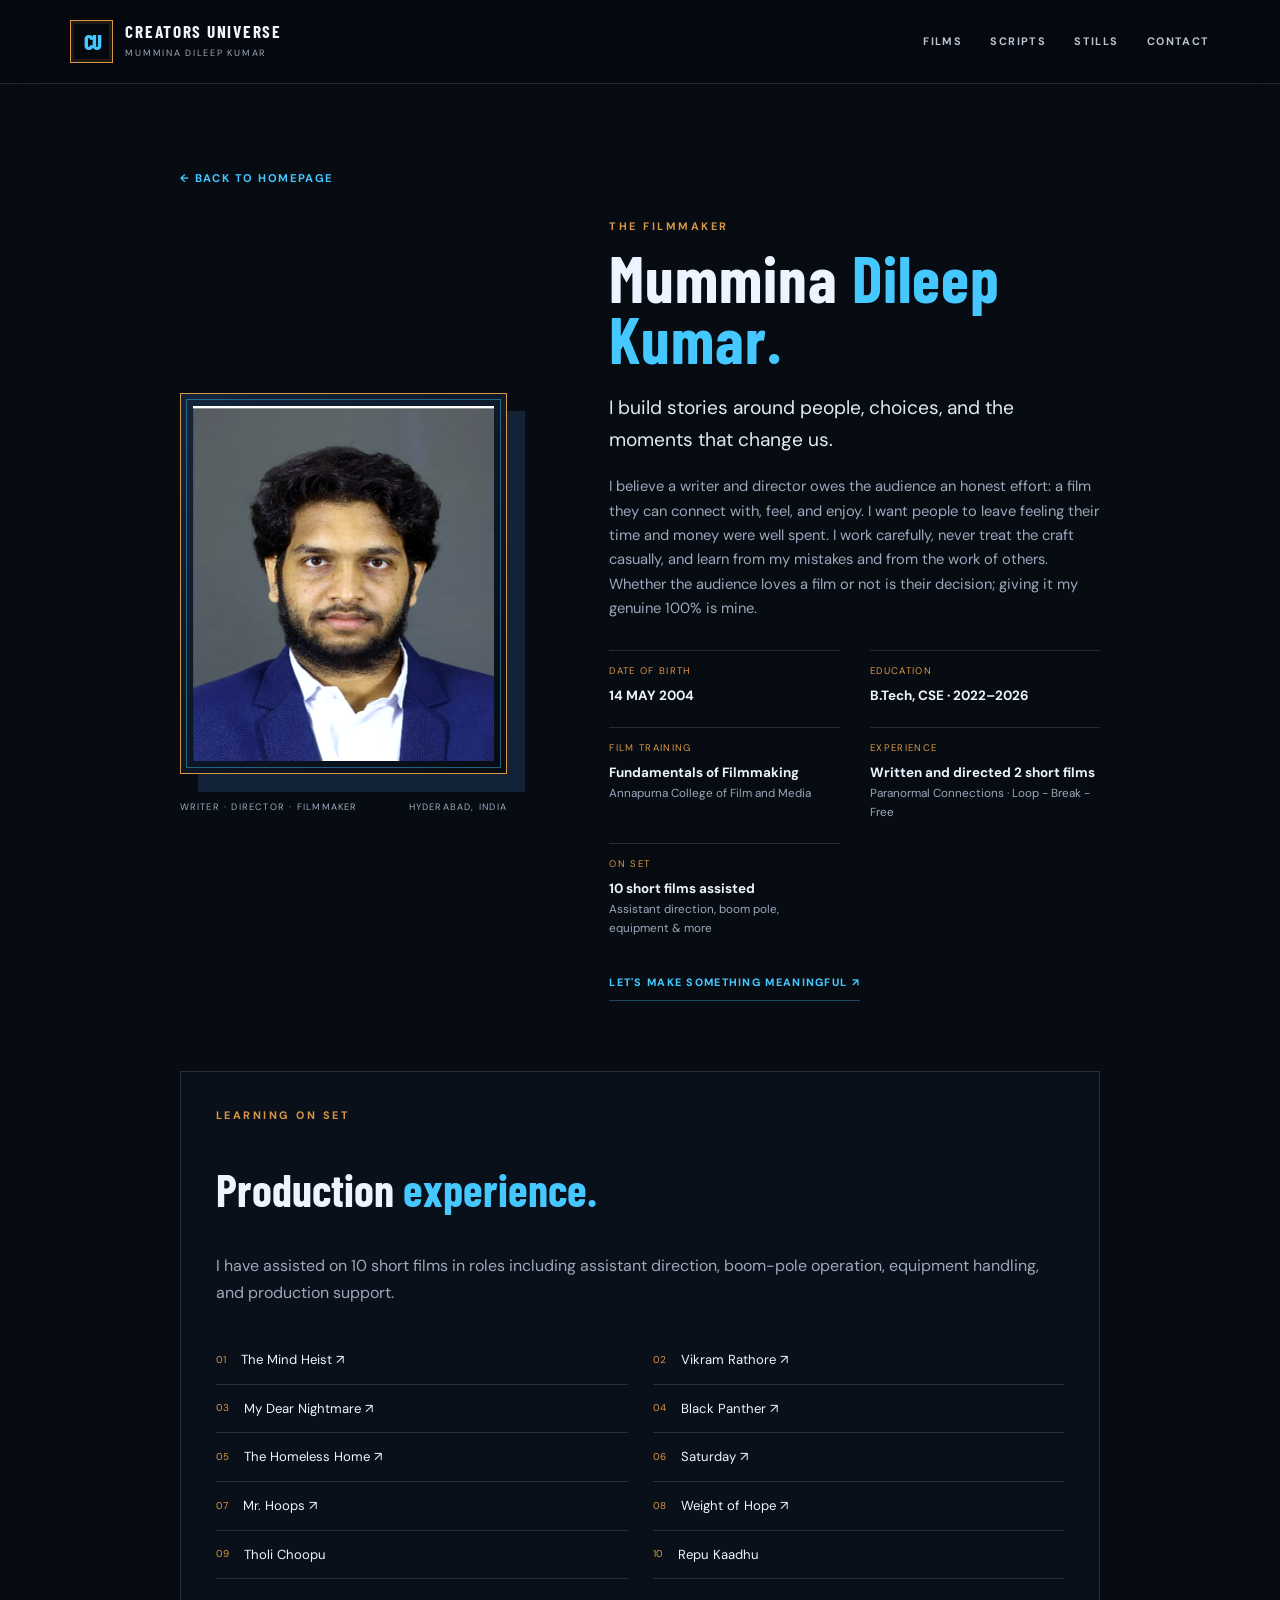
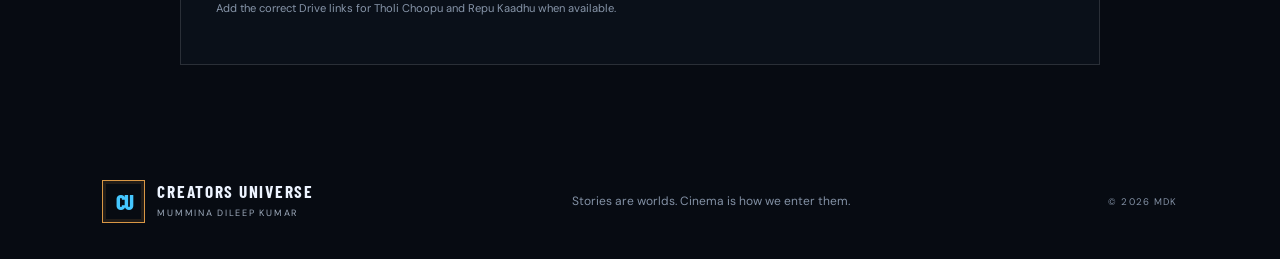
<file: profile.html>
<!DOCTYPE html><html lang="en"><head><meta charset="UTF-8"><meta name="viewport" content="width=device-width, initial-scale=1"><title>Detailed Profile | Mummina Dileep Kumar</title><link rel="stylesheet" href="css/style.css"></head><body><header class="site-header"><a class="brand" href="index.html"><span class="brand-mark">CU</span><span><b>CREATORS UNIVERSE</b><small>MUMMINA DILEEP KUMAR</small></span></a><button class="menu-toggle" aria-label="Toggle navigation">☰</button><nav id="nav"><a href="index.html#works">FILMS</a><a href="index.html#scripts">SCRIPTS</a><a href="index.html#stills">STILLS</a><a href="index.html#contact">CONTACT</a></nav></header><main class="profile-page-intro"><a class="back-link" href="index.html#about">← BACK TO HOMEPAGE</a><div class="about-grid"><div class="profile-wrap"><div class="profile-frame"><img src="assets/profile/dileep-kumar-enhanced.jpg" alt="Portrait of Mummina Dileep Kumar"></div><div class="profile-caption"><span>WRITER · DIRECTOR · FILMMAKER</span><span>HYDERABAD, INDIA</span></div></div><div class="about-copy"><p class="eyebrow">THE FILMMAKER</p><h2>Mummina <span>Dileep Kumar.</span></h2><p class="lead">I build stories around people, choices, and the moments that change us.</p><p>I believe a writer and director owes the audience an honest effort: a film they can connect with, feel, and enjoy. I want people to leave feeling their time and money were well spent. I work carefully, never treat the craft casually, and learn from my mistakes and from the work of others. Whether the audience loves a film or not is their decision; giving it my genuine 100% is mine.</p><div class="bio-facts"><div><small>DATE OF BIRTH</small><b>14 MAY 2004</b></div><div><small>EDUCATION</small><b>B.Tech, CSE · 2022–2026</b></div><div><small>FILM TRAINING</small><b>Fundamentals of Filmmaking</b><em>Annapurna College of Film and Media</em></div><div><small>EXPERIENCE</small><b>Written and directed 2 short films</b><em>Paranormal Connections · Loop - Break - Free</em></div><div><small>ON SET</small><b>10 short films assisted</b><em>Assistant direction, boom pole, equipment & more</em></div></div><a class="text-link" href="index.html#contact">LET'S MAKE SOMETHING MEANINGFUL ↗</a></div></div><section class="experience-section" style="margin-top:70px;padding:35px;border:1px solid var(--line)"><div class="section-kicker">LEARNING ON SET</div><h2 style="font:700 2.8rem var(--display)">Production <span style="color:var(--blue)">experience.</span></h2><p style="color:var(--muted)">I have assisted on 10 short films in roles including assistant direction, boom-pole operation, equipment handling, and production support.</p><div class="assisted-list"><div><span>01</span><a href="https://drive.google.com/file/d/1SZrg_LphHnIAWnkF2tyt3Dx4XqZyIv9y/view?usp=sharing" target="_blank" rel="noopener">The Mind Heist ↗</a></div><div><span>02</span><a href="https://drive.google.com/file/d/17eGjclBwf0IhamUoDxPLp6i60Qi-1tvd/view?usp=sharing" target="_blank" rel="noopener">Vikram Rathore ↗</a></div><div><span>03</span><a href="https://drive.google.com/file/d/1k84XtbTTm2kVYpmnx3HFD5k-CfQnova9/view?usp=sharing" target="_blank" rel="noopener">My Dear Nightmare ↗</a></div><div><span>04</span><a href="https://drive.google.com/file/d/1CZ5zwr6H-dWYMZ5KvOlrf6DtIryjFcHe/view?usp=sharing" target="_blank" rel="noopener">Black Panther ↗</a></div><div><span>05</span><a href="https://drive.google.com/file/d/18aqO7n8od74Dzr__riRro5uwinX6feih/view?usp=sharing" target="_blank" rel="noopener">The Homeless Home ↗</a></div><div><span>06</span><a href="https://drive.google.com/file/d/1ye2foWFRyfXxjfxCfXfSzdy4bl1COrlx/view?usp=sharing" target="_blank" rel="noopener">Saturday ↗</a></div><div><span>07</span><a href="https://drive.google.com/file/d/1PI1BMCV3fenElS146a1nI_TIuOCLvr/view?usp=sharing" target="_blank" rel="noopener">Mr. Hoops ↗</a></div><div><span>08</span><a href="https://drive.google.com/file/d/1nR9tdUHj1YXH0k45vwURqTuaYXGDBRMC/view?usp=sharing" target="_blank" rel="noopener">Weight of Hope ↗</a></div><div><span>09</span><a href="#" aria-label="Add Tholi Choopu link">Tholi Choopu</a></div><div><span>10</span><a href="#" aria-label="Add Repu Kaadhu link">Repu Kaadhu</a></div></div><p class="small-note">Add the correct Drive links for Tholi Choopu and Repu Kaadhu when available.</p></section></main><footer><a class="brand" href="index.html"><span class="brand-mark">CU</span><span><b>CREATORS UNIVERSE</b><small>MUMMINA DILEEP KUMAR</small></span></a><p>Stories are worlds. Cinema is how we enter them.</p><span>© <span id="year"></span> MDK</span></footer><script>document.querySelector('.menu-toggle')?.addEventListener('click',()=>document.querySelector('#nav')?.classList.toggle('open'));document.querySelector('#year').textContent=new Date().getFullYear()</script></body></html>
</file>
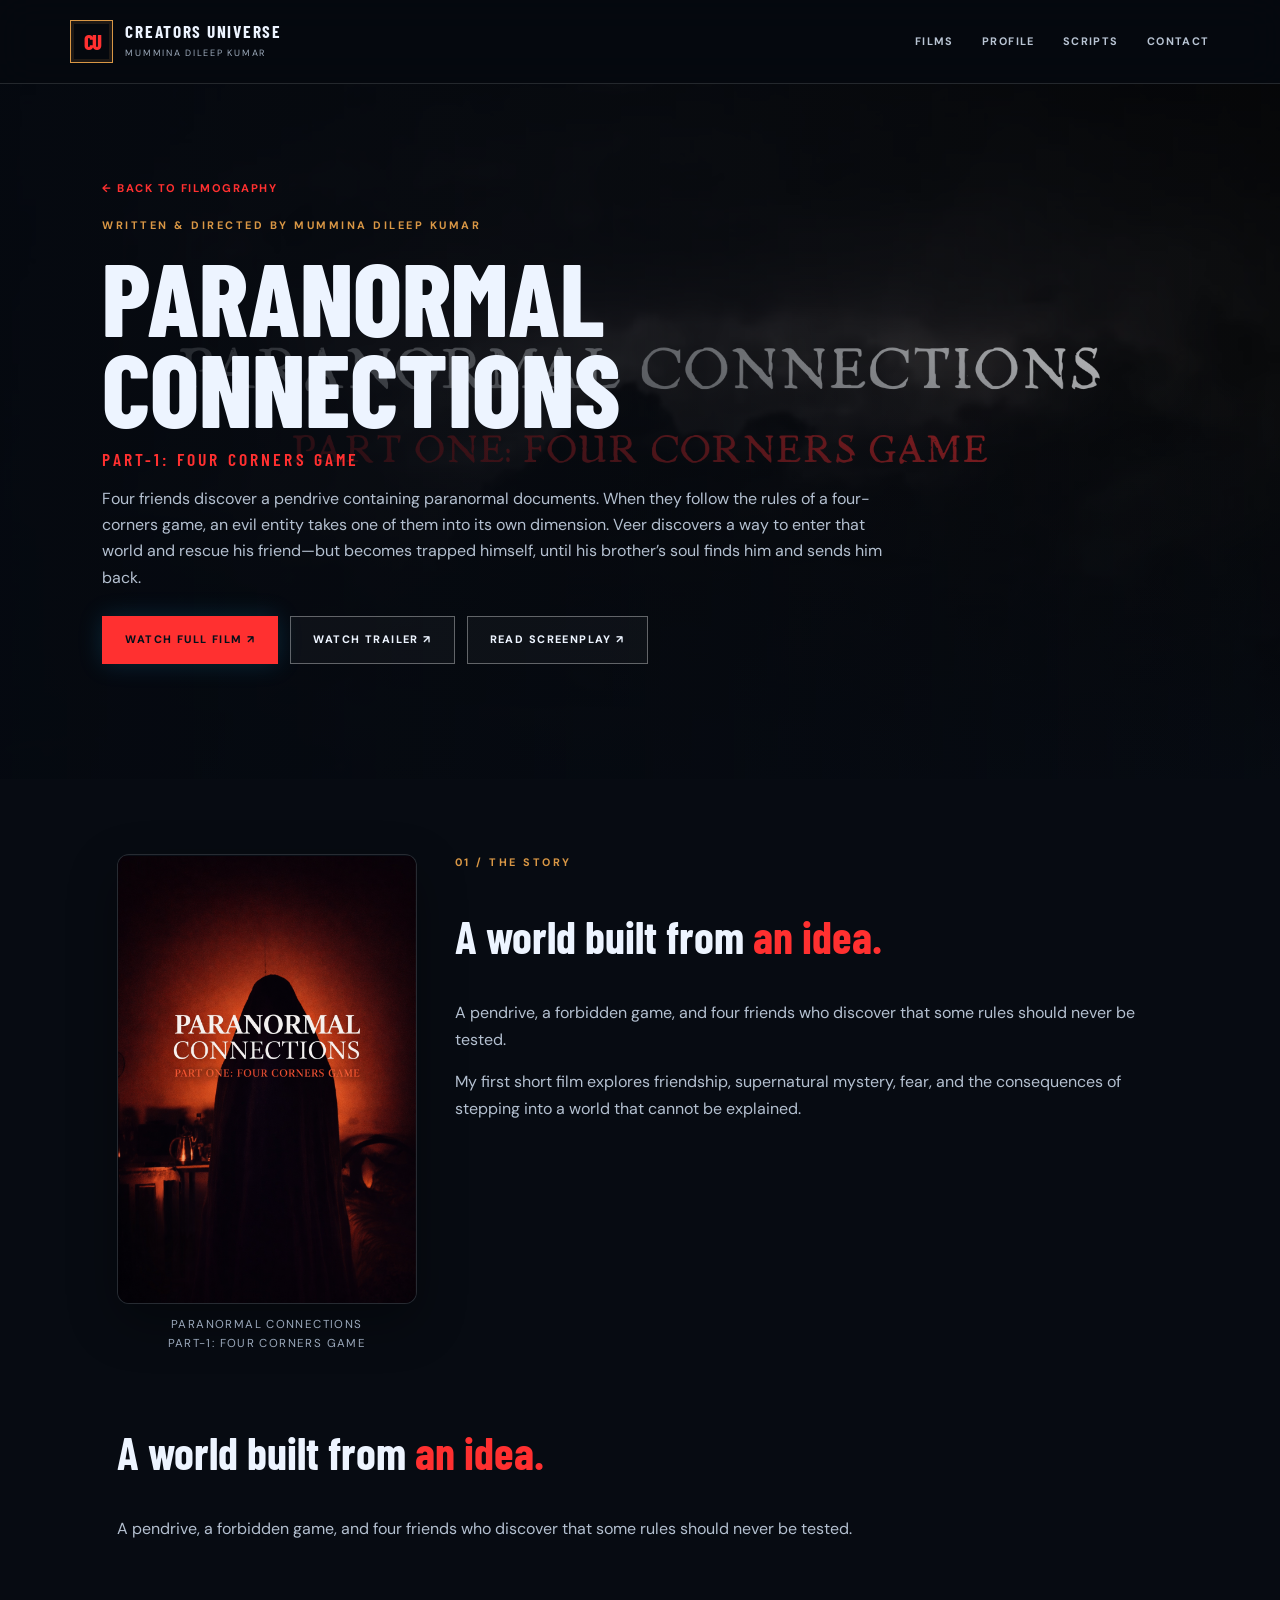
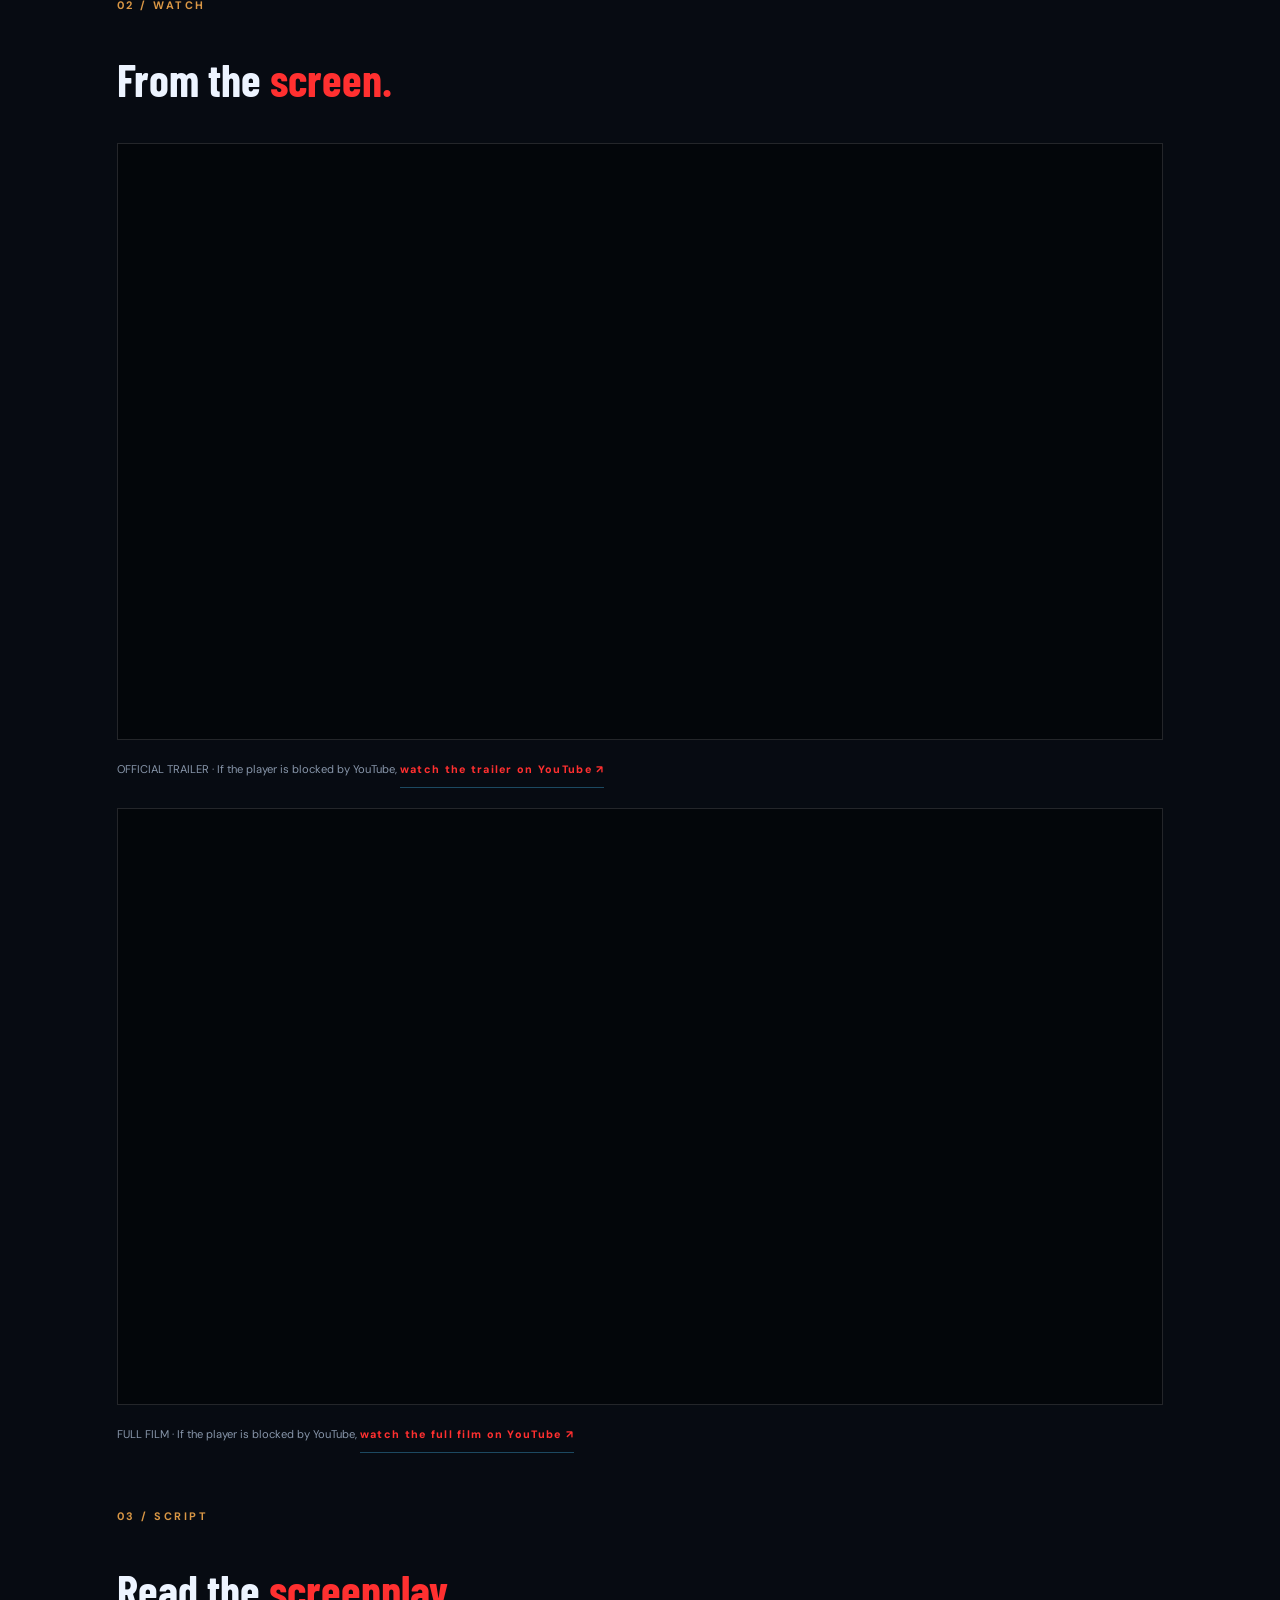
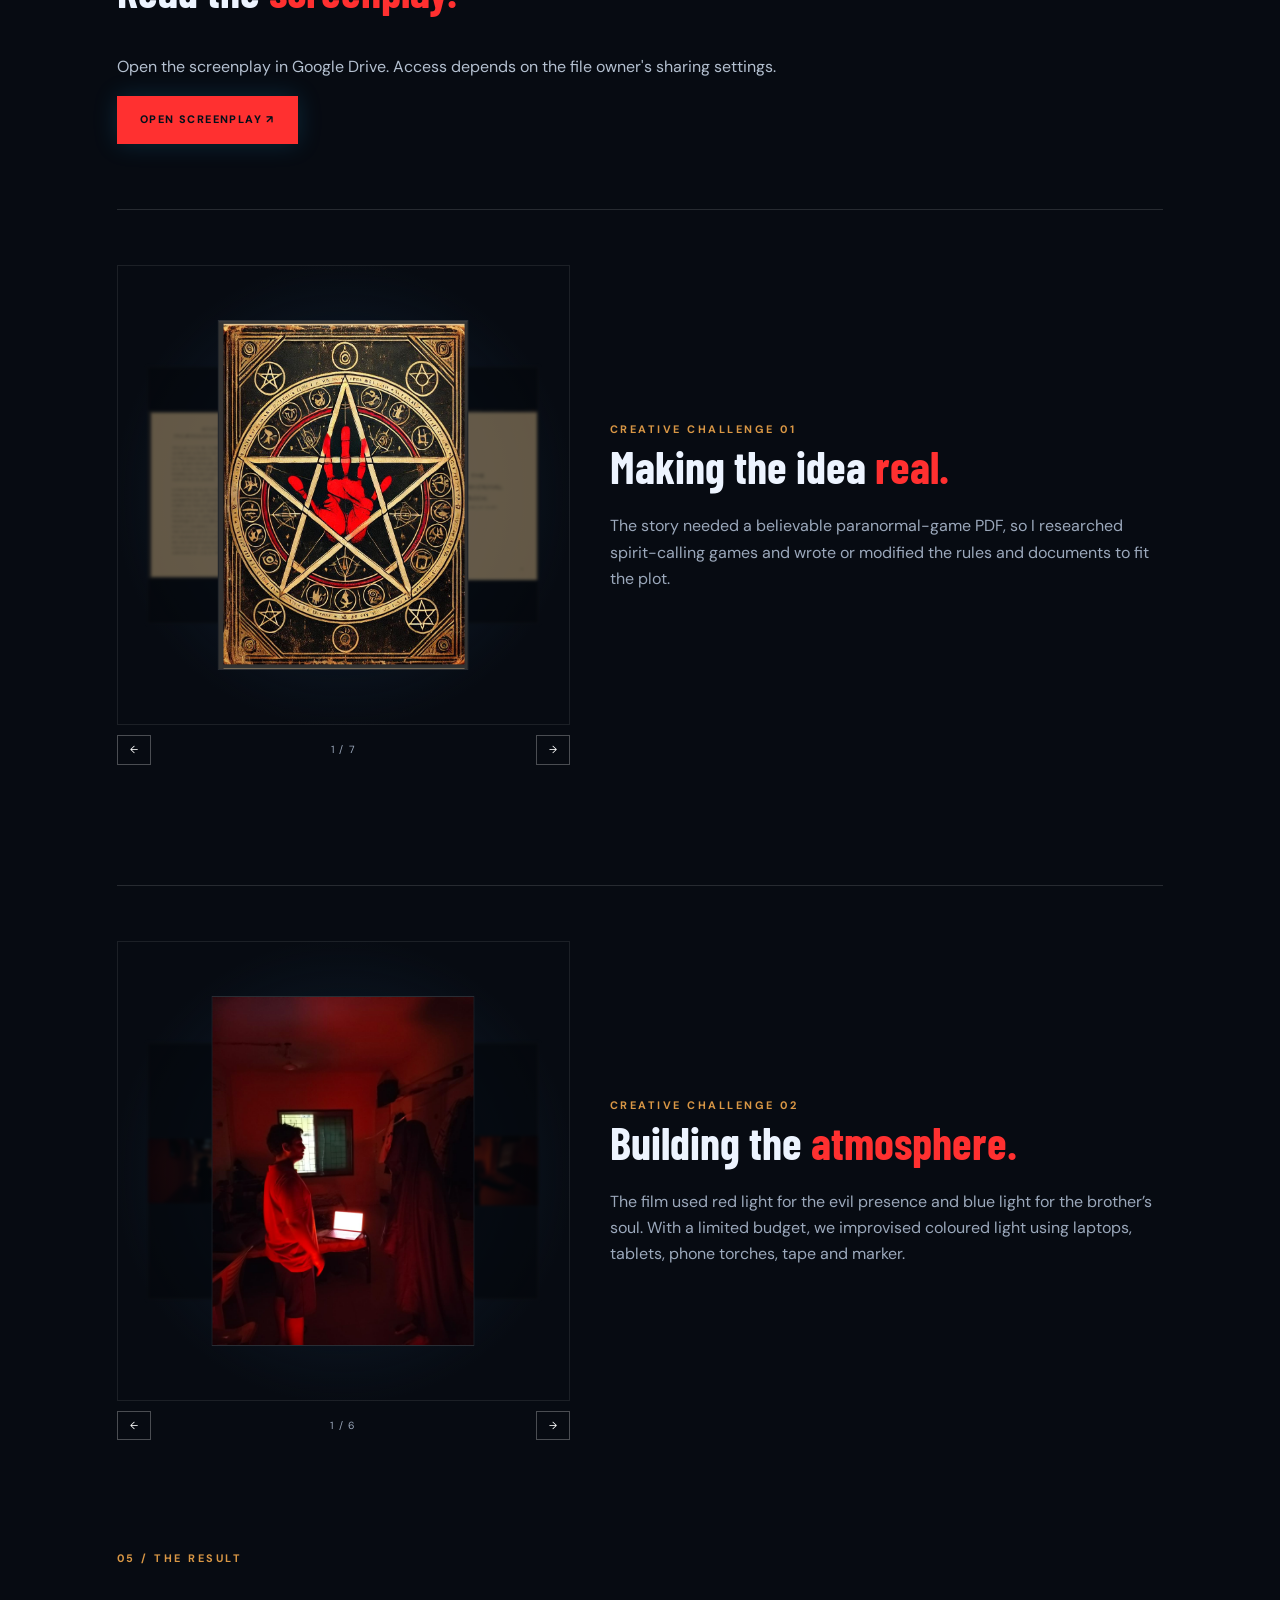
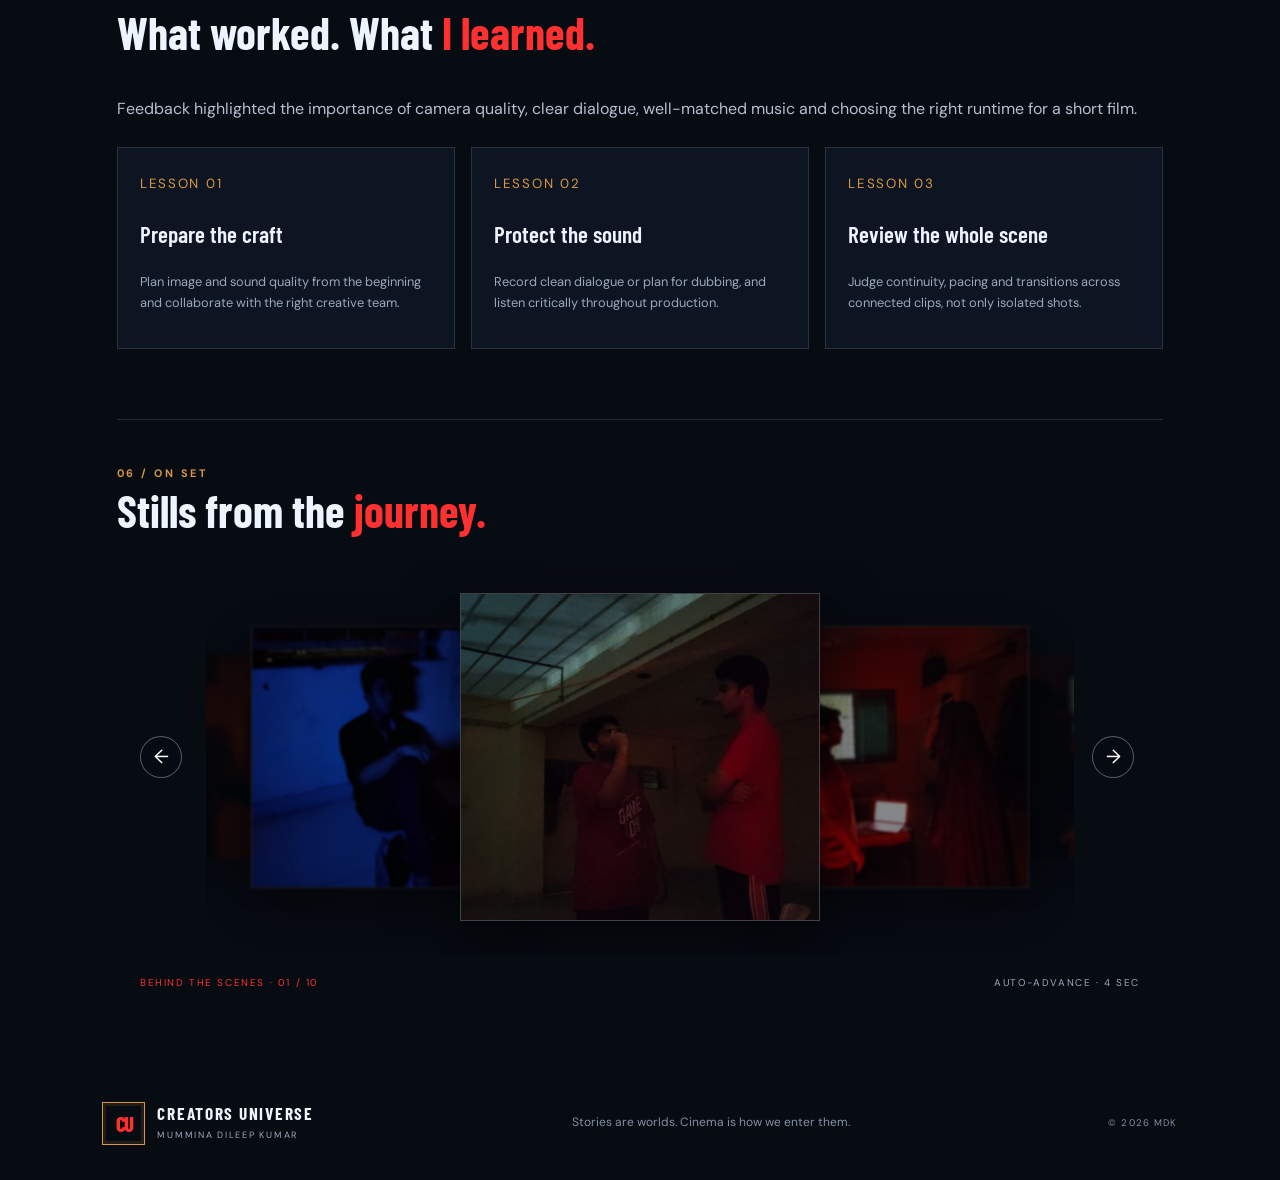
<file: projects/paranormal-connections.html>
<!DOCTYPE html><html lang="en">
<meta name="referrer" content="strict-origin-when-cross-origin">
<head><meta charset="UTF-8"><meta name="viewport" content="width=device-width, initial-scale=1"><link rel="stylesheet" href="../css/style.css"><title>PARANORMAL CONNECTIONS | CREATORS UNIVERSE</title><style>
.paranormal-overview{display:grid;grid-template-columns:minmax(220px,300px) minmax(0,1fr);gap:38px;align-items:start;margin-bottom:60px}.paranormal-poster-column{width:100%;max-width:300px;margin:0 auto}.paranormal-poster-frame{width:100%;aspect-ratio:2/3;overflow:hidden;border-radius:12px;background:#080d15;border:1px solid #ffffff20;box-shadow:0 18px 50px #0005}.paranormal-poster-frame img{display:block;width:100%;height:100%;object-fit:contain;object-position:center}.paranormal-poster-caption{margin-top:12px;text-align:center;font-size:.72rem;letter-spacing:.12em;line-height:1.6;color:var(--muted,#aab2c0)}.paranormal-overview-copy{min-width:0}.paranormal-overview-copy .project-copy{max-width:720px}@media(max-width:700px){.paranormal-overview{grid-template-columns:minmax(0,1fr);gap:28px}.paranormal-poster-column{max-width:250px}}

/* Paranormal Connections: change blue accents to red */
body:has(.paranormal-overview) {
    --blue: #ff3030;
    --accent: #ff3030;
}

body:has(.paranormal-overview) .text-link {
    color: #ff3030;
}

body:has(.paranormal-overview) .project-actions .btn-primary {
    background: #ff3030;
    border-color: #ff3030;
}

body:has(.paranormal-overview) .project-actions .btn-outline:hover {
    color: #ff3030;
    border-color: #ff3030;
}
</style></head><body><header class="site-header"><a class="brand" href="../index.html"><span class="brand-mark">CU</span><span><b>CREATORS UNIVERSE</b><small>MUMMINA DILEEP KUMAR</small></span></a><button class="menu-toggle" aria-label="Toggle navigation">☰</button><nav id="nav"><a href="../index.html#works">FILMS</a><a href="../profile.html">PROFILE</a><a href="../index.html#scripts">SCRIPTS</a><a href="../index.html#contact">CONTACT</a></nav></header><main><section class="project-hero" style="background-image:url('../assets/posters/paranormal-reference.png')"><div class="project-hero-content"><a class="back-link" href="../index.html#works">← BACK TO FILMOGRAPHY</a><div class="eyebrow">WRITTEN & DIRECTED BY MUMMINA DILEEP KUMAR</div><h1>PARANORMAL CONNECTIONS</h1><h2>PART-1: FOUR CORNERS GAME</h2><p class="project-copy">Four friends discover a pendrive containing paranormal documents. When they follow the rules of a four-corners game, an evil entity takes one of them into its own dimension. Veer discovers a way to enter that world and rescue his friend—but becomes trapped himself, until his brother’s soul finds him and sends him back.</p><div class="project-actions"><a class="btn btn-primary" href="https://youtu.be/PqVSgWxDKIE" target="_blank" rel="noopener">WATCH FULL FILM ↗</a><a class="btn btn-outline" href="https://youtu.be/KcjXcDt9bi4" target="_blank" rel="noopener">WATCH TRAILER ↗</a><a class="btn btn-outline" href="https://drive.google.com/file/d/1l8fHw4EVv_3LT_RFD39O861AyHDMz9Wu/view?usp=drive_link" target="_blank" rel="noopener">READ SCREENPLAY ↗</a></div></div></section><div class="project-body"><section class="paranormal-overview"><div class="paranormal-poster-column"><div class="paranormal-poster-frame"><img src="../assets/cards%20for%20scripts/paranormal-connections.png" alt="Paranormal Connections vertical poster" loading="lazy"></div><p class="paranormal-poster-caption">PARANORMAL CONNECTIONS<br>PART-1: FOUR CORNERS GAME</p></div><div class="paranormal-overview-copy"><div class="section-kicker">01 / THE STORY</div><h2 style="font:700 2.8rem var(--display)">A world built from <span style="color:var(--blue)">an idea.</span></h2><p class="project-copy">A pendrive, a forbidden game, and four friends who discover that some rules should never be tested.</p><p class="project-copy">My first short film explores friendship, supernatural mystery, fear, and the consequences of stepping into a world that cannot be explained.</p></div></section><h2 style="font:700 2.8rem var(--display)">A world built from <span style="color:var(--blue)">an idea.</span></h2><p class="project-copy">A pendrive, a forbidden game, and four friends who discover that some rules should never be tested.</p></section><section style="margin-top:55px"><div class="section-kicker">02 / WATCH</div><h2 style="font:700 2.8rem var(--display)">From the <span style="color:var(--blue)">screen.</span></h2><div class="video-box">
<iframe
    src="https://www.youtube.com/embed/KcjXcDt9bi4"
    title="Paranormal Connections - Trailer"
    frameborder="0"
    allow="accelerometer; autoplay; clipboard-write; encrypted-media; gyroscope; picture-in-picture; web-share"
    referrerpolicy="strict-origin-when-cross-origin"
    allowfullscreen>
</iframe>
</div><p class="small-note">OFFICIAL TRAILER · If the player is blocked by YouTube, <a class="text-link" href="https://youtu.be/KcjXcDt9bi4" target="_blank" rel="noopener">watch the trailer on YouTube ↗</a></p><div class="video-box">

<iframe
    src="https://www.youtube.com/embed/PqVSgWxDKIE"
    title="Paranormal Connections: Part-1: Four Corners Game - Full Film"
    allow="accelerometer; autoplay; clipboard-write; encrypted-media; gyroscope; picture-in-picture; web-share"
    referrerpolicy="strict-origin-when-cross-origin"
    allowfullscreen>
</iframe>

</div><p class="small-note">FULL FILM · If the player is blocked by YouTube, <a class="text-link" href="https://youtu.be/PqVSgWxDKIE" target="_blank" rel="noopener">watch the full film on YouTube ↗</a></p></section><section style="margin-top:55px"><div class="section-kicker">03 / SCRIPT</div><h2 style="font:700 2.8rem var(--display)">Read the <span style="color:var(--blue)">screenplay.</span></h2><p class="project-copy">Open the screenplay in Google Drive. Access depends on the file owner's sharing settings.</p><a class="btn btn-primary" href="https://drive.google.com/file/d/1l8fHw4EVv_3LT_RFD39O861AyHDMz9Wu/view?usp=drive_link" target="_blank" rel="noopener">OPEN SCREENPLAY ↗</a></section><div class="challenge"><div><div class="challenge-carousel" data-challenge="one" data-film="paranormal"></div><div class="challenge-controls"><button class="challenge-prev">←</button><span class="challenge-count">1 / 3</span><button class="challenge-next">→</button></div></div><div><div class="section-kicker">CREATIVE CHALLENGE 01</div><h2>Making the idea <span>real.</span></h2><p>The story needed a believable paranormal-game PDF, so I researched spirit-calling games and wrote or modified the rules and documents to fit the plot.</p></div></div><div class="challenge"><div><div class="challenge-carousel" data-challenge="two" data-film="paranormal"></div><div class="challenge-controls"><button class="challenge-prev">←</button><span class="challenge-count">1 / 3</span><button class="challenge-next">→</button></div></div><div><div class="section-kicker">CREATIVE CHALLENGE 02</div><h2>Building the <span>atmosphere.</span></h2><p>The film used red light for the evil presence and blue light for the brother’s soul. With a limited budget, we improvised coloured light using laptops, tablets, phone torches, tape and marker.</p></div></div><section style="margin-top:55px"><div class="section-kicker">05 / THE RESULT</div><h2 style="font:700 2.8rem var(--display)">What worked. What <span style="color:var(--blue)">I learned.</span></h2><p class="project-copy">Feedback highlighted the importance of camera quality, clear dialogue, well-matched music and choosing the right runtime for a short film.</p><div class="lesson-grid"><div class="lesson-card"><small>LESSON 01</small><h3>Prepare the craft</h3><p>Plan image and sound quality from the beginning and collaborate with the right creative team.</p></div><div class="lesson-card"><small>LESSON 02</small><h3>Protect the sound</h3><p>Record clean dialogue or plan for dubbing, and listen critically throughout production.</p></div><div class="lesson-card"><small>LESSON 03</small><h3>Review the whole scene</h3><p>Judge continuity, pacing and transitions across connected clips, not only isolated shots.</p></div></div></section><section class="project-stills"><div class="section-kicker">06 / ON SET</div><h2>Stills from the <span>journey.</span></h2><div class="still-stage"><button class="still-arrow" id="stillPrev" aria-label="Previous still">←</button><div class="still-orbit" id="stillOrbit"></div><button class="still-arrow" id="stillNext" aria-label="Next still">→</button></div><div class="still-caption"><span>PARANORMAL CONNECTIONS</span><span>AUTO-ADVANCE · 4 SEC</span></div></section></div></main><footer><a class="brand" href="../index.html"><span class="brand-mark">CU</span><span><b>CREATORS UNIVERSE</b><small>MUMMINA DILEEP KUMAR</small></span></a><p>Stories are worlds. Cinema is how we enter them.</p><span>© <span id="year"></span> MDK</span></footer><script src="../js/data.js"></script><script src="../js/stills-manifest.js"></script><script src="../js/main.js"></script>
<script src="../js/challenges-manifest.js"></script>
<script src="../js/challenge-sliders.js"></script>
<script>document.querySelector('.menu-toggle')?.addEventListener('click',()=>document.querySelector('#nav')?.classList.toggle('open'));document.querySelector('#year').textContent=new Date().getFullYear()</script></body></html>
</file>
<file: css/style.css>
@import url('https://fonts.googleapis.com/css2?family=Barlow+Condensed:wght@500;600;700;800&family=DM+Sans:wght@400;500;600;700&display=swap');
:root{--bg:#070b12;--panel:#0d1420;--text:#edf4ff;--muted:#9ba8bb;--blue:#45c7ff;--blue2:#1479b8;--gold:#d99745;--line:rgba(255,255,255,.13);--font:'DM Sans',Arial,sans-serif;--display:'Barlow Condensed',Impact,sans-serif}*{box-sizing:border-box}html{scroll-behavior:smooth;scroll-padding-top:85px}body{margin:0;background:var(--bg);color:var(--text);font-family:var(--font);line-height:1.65}a{color:inherit;text-decoration:none}button{font:inherit}.intro{position:fixed;inset:0;z-index:1000;background:#04070d;display:flex;align-items:center;justify-content:center;flex-direction:column;transition:opacity .7s,visibility .7s}.intro.hide{opacity:0;visibility:hidden}.intro-mark{font:800 6rem var(--display);color:var(--blue);text-shadow:0 0 28px #158fce;letter-spacing:-.05em}.intro-line{width:0;height:2px;background:linear-gradient(90deg,transparent,var(--gold),var(--blue),transparent);animation:introLine 1.2s .3s forwards}.intro p{font:700 1.25rem var(--display);letter-spacing:.22em;margin:16px 0 0}.intro small{letter-spacing:.35em;color:var(--muted);font-size:.65rem}@keyframes introLine{to{width:min(420px,75vw)}}.site-header{height:84px;position:sticky;top:0;z-index:50;display:flex;align-items:center;justify-content:space-between;padding:0 5.5vw;background:rgba(5,9,15,.86);backdrop-filter:blur(18px);border-bottom:1px solid var(--line)}.brand{display:flex;align-items:center;gap:12px}.brand-mark{width:43px;height:43px;display:grid;place-items:center;border:1px solid var(--gold);box-shadow:inset 0 0 0 3px rgba(217,151,69,.12);color:var(--blue);font:800 1.3rem var(--display);letter-spacing:-.08em}.brand b{display:block;font:700 1.08rem var(--display);letter-spacing:.1em;line-height:1.1}.brand small{display:block;color:#9eabbc;font-size:.57rem;letter-spacing:.19em;margin-top:5px}.site-header nav{display:flex;gap:28px}.site-header nav a,.social-links a{font-size:.68rem;font-weight:700;letter-spacing:.13em;color:#b9c4d3;transition:color .2s}.site-header nav a:hover,.social-links a:hover{color:var(--blue)}.menu-toggle{display:none;background:none;color:white;border:0;font-size:1.5rem}.hero-slider{min-height:calc(100vh - 84px);position:relative;overflow:hidden;display:flex;align-items:center;padding:9vh 8vw}.hero-backdrop{position:absolute;inset:0;background-image:linear-gradient(90deg,rgba(4,7,13,.97) 0%,rgba(4,7,13,.77) 45%,rgba(4,7,13,.2) 100%),url('../assets/posters/paranormal-reference.png');background-position:center;background-size:cover;filter:saturate(.9);transform:scale(1.03);transition:background-image .5s,opacity .3s}.hero-slider:after{content:'';position:absolute;inset:auto 0 0;height:180px;background:linear-gradient(transparent,var(--bg));pointer-events:none}.hero-grain{position:absolute;inset:0;opacity:.12;background-image:url("data:image/svg+xml,%3Csvg viewBox='0 0 180 180' xmlns='http://www.w3.org/2000/svg'%3E%3Cfilter id='n'%3E%3CfeTurbulence type='fractalNoise' baseFrequency='.8' numOctaves='3' stitchTiles='stitch'/%3E%3C/filter%3E%3Crect width='100%25' height='100%25' filter='url(%23n)' opacity='.28'/%3E%3C/svg%3E");pointer-events:none}.hero-content{position:relative;z-index:2;max-width:760px;margin-top:-2vh}.eyebrow,.section-kicker{color:var(--gold);font-size:.68rem;letter-spacing:.23em;font-weight:700}.hero-content h1{font:800 clamp(3.3rem,7.4vw,7.4rem)/.87 var(--display);letter-spacing:.015em;margin:20px 0 0;max-width:900px;text-transform:uppercase;text-shadow:0 8px 40px #000}.hero-content h2{font:600 clamp(1.1rem,2vw,1.75rem)/1.2 var(--display);letter-spacing:.17em;color:var(--blue);margin:18px 0;text-transform:uppercase}.hero-copy{color:#c2ccda;font-size:1rem;max-width:480px}.hero-actions{display:flex;gap:12px;margin-top:30px;flex-wrap:wrap}.btn{min-height:48px;display:inline-flex;align-items:center;justify-content:center;gap:22px;padding:0 22px;font-size:.68rem;font-weight:800;letter-spacing:.13em;border:1px solid transparent;transition:transform .2s,background .2s}.btn:hover{transform:translateY(-3px)}.btn-primary{background:var(--blue);color:#03101a;box-shadow:0 0 25px #1f9bd633}.btn-primary:hover{background:#8ce0ff}.btn-outline{border-color:rgba(255,255,255,.35);background:#ffffff08}.slider-controls{display:flex;align-items:center;gap:12px;margin-top:54px}.slider-controls button,.still-arrow{border:1px solid #ffffff55;background:#070b12aa;color:white;width:42px;height:42px;cursor:pointer;transition:all .2s}.slider-controls button:hover,.still-arrow:hover{border-color:var(--blue);color:var(--blue)}.slide-indicators{display:flex;gap:6px}.slide-indicators button{height:3px;width:25px;padding:0;border:0;background:#ffffff45}.slide-indicators button.active{background:var(--blue);width:42px}.slide-count{font-size:.65rem;letter-spacing:.14em;color:#b4c0d1;margin-left:10px}.hero-side-note{position:absolute;z-index:2;right:4vw;bottom:13vh;writing-mode:vertical-rl;letter-spacing:.2em;font-size:.62rem;color:#c5cedb}.hero-side-note span{color:var(--gold);margin-top:15px}.section{padding:110px 8vw;border-bottom:1px solid var(--line)}.section-heading{display:flex;justify-content:space-between;align-items:end;gap:30px;margin-bottom:40px}.section-heading h2,.about-copy h2,.experience-grid h2,.upcoming-box h2,.contact-section h2{font:700 clamp(2.7rem,5vw,5rem)/.95 var(--display);margin:15px 0 0;letter-spacing:.015em}.section h2 span,.about-copy h2 span,.experience-grid h2 span,.upcoming-box h2 span,.contact-section h2 span{color:var(--blue)}.section-heading>p{font-size:.85rem;color:var(--muted);margin:0 0 5px}.about-section{background:radial-gradient(ellipse at 8% 48%,#0e2540 0%,transparent 44%),var(--bg)}.about-grid{display:grid;grid-template-columns:minmax(260px,.8fr) 1.2fr;gap:8vw;align-items:center;margin-top:35px}.profile-wrap{max-width:440px}.profile-frame{position:relative;padding:12px;border:1px solid var(--gold);background:linear-gradient(140deg,#13243a,#080c14);box-shadow:18px 18px 0 #122337}.profile-frame:before{content:'';position:absolute;inset:5px;border:1px solid #45c7ff70;pointer-events:none;z-index:1}.profile-frame img{width:100%;display:block;aspect-ratio:4/4.7;object-fit:cover;object-position:center 30%;filter:contrast(1.03)}.profile-caption{display:flex;justify-content:space-between;gap:10px;margin-top:26px;color:#9faec1;font-size:.58rem;letter-spacing:.13em}.about-copy h2{margin:12px 0 22px}.about-copy .lead{font-size:1.2rem;color:#e1eaf5;max-width:600px}.about-copy>p:not(.eyebrow):not(.lead){color:var(--muted);max-width:690px;font-size:.92rem}.bio-facts{display:grid;grid-template-columns:1fr 1fr;gap:20px 30px;margin:30px 0}.bio-facts div{border-top:1px solid var(--line);padding-top:12px}.bio-facts small{display:block;color:var(--gold);font-size:.6rem;letter-spacing:.14em;margin-bottom:6px}.bio-facts b{display:block;font-size:.84rem}.bio-facts em{display:block;font-size:.73rem;color:var(--muted);font-style:normal}.text-link{display:inline-flex;gap:15px;color:var(--blue);font-size:.67rem;letter-spacing:.12em;font-weight:800;border-bottom:1px solid #45c7ff55;padding-bottom:8px}.works-section{background:linear-gradient(180deg,#070b12,#0a111b)}.film-cards{display:grid;grid-template-columns:repeat(2,minmax(0,1fr));gap:26px}.film-card{position:relative;min-height:450px;overflow:hidden;background:#101a28;border:1px solid #ffffff18;isolation:isolate}.film-card-bg{position:absolute;inset:0;background-size:cover;background-position:center;transition:transform .7s,filter .4s;z-index:-2}.film-card:before{content:'';position:absolute;inset:0;z-index:-1;background:linear-gradient(0deg,rgba(3,7,13,.98),rgba(3,7,13,.4) 65%,rgba(3,7,13,.05))}.film-card:hover .film-card-bg{transform:scale(1.07);filter:saturate(1.25)}.film-card-inner{position:absolute;inset:0;padding:30px;display:flex;flex-direction:column;justify-content:end}.film-number{color:var(--gold);font-size:.67rem;letter-spacing:.2em}.film-card h3{font:700 clamp(2rem,4vw,3.8rem)/.95 var(--display);margin:12px 0 5px;letter-spacing:.02em}.film-card .subtitle{font:600 .8rem var(--display);letter-spacing:.18em;color:var(--blue);text-transform:uppercase}.film-card p{color:#c3ccda;font-size:.83rem;max-width:440px}.film-card .card-foot{display:flex;align-items:center;justify-content:space-between;margin-top:15px;font-size:.65rem;letter-spacing:.13em;color:#fff}.card-foot span:last-child{border:1px solid #ffffff66;padding:8px 12px}.film-card .hover-title{position:absolute;inset:0;z-index:1;display:grid;place-items:center;background:rgba(5,11,18,.86);opacity:0;transition:opacity .35s;text-align:center;padding:30px}.film-card:hover .hover-title{opacity:1}.hover-title strong{font:700 2.4rem var(--display);color:var(--blue);letter-spacing:.08em}.hover-title small{display:block;color:var(--gold);letter-spacing:.2em;margin-top:8px}.script-grid{display:grid;grid-template-columns:repeat(3,1fr);gap:18px}.script-card{min-height:260px;padding:24px;position:relative;display:flex;flex-direction:column;justify-content:space-between;border:1px solid #ffffff1e;background:linear-gradient(145deg,#111d2b,#090e16);overflow:hidden;transition:transform .25s,border-color .25s}.script-card:before{content:'';position:absolute;width:180px;height:180px;border:1px solid #45c7ff30;transform:rotate(45deg);right:-65px;top:-65px}.script-card:hover{transform:translateY(-5px);border-color:var(--blue)}.script-card .script-num{font-size:.62rem;letter-spacing:.2em;color:var(--gold)}.script-card h3{font:700 2rem/.95 var(--display);margin:20px 0 8px}.script-card p{color:var(--muted);font-size:.8rem}.script-card .script-open{font-size:.65rem;letter-spacing:.13em;color:var(--blue);font-weight:700}.small-note{font-size:.7rem;color:#8795a9;margin-top:20px}.stills-section{background:radial-gradient(ellipse at center,#0c1d30 0%,var(--bg) 70%);overflow:hidden}.still-stage{display:grid;grid-template-columns:48px minmax(0,1fr) 48px;align-items:center;gap:18px;margin:20px auto 0;max-width:1000px}.still-orbit{height:400px;position:relative;perspective:1000px;overflow:hidden}.still-item{position:absolute;top:50%;left:50%;width:min(52%,360px);height:82%;transform:translate(-50%,-50%);transition:all .65s cubic-bezier(.2,.8,.2,1);border:1px solid #ffffff35;box-shadow:0 20px 55px #0008;overflow:hidden;background:#111}.still-item img{width:100%;height:100%;object-fit:cover;display:block}.still-item.pos-0{z-index:5;filter:none;opacity:1;transform:translate(-50%,-50%) scale(1)}.still-item.pos-left{z-index:4;filter:blur(1px) brightness(.65);opacity:.8;transform:translate(-118%,-50%) scale(.8)}.still-item.pos-right{z-index:4;filter:blur(1px) brightness(.65);opacity:.8;transform:translate(18%,-50%) scale(.8)}.still-item.pos-farleft{z-index:2;filter:blur(4px) brightness(.4);opacity:.45;transform:translate(-170%,-50%) scale(.63)}.still-item.pos-farright{z-index:2;filter:blur(4px) brightness(.4);opacity:.45;transform:translate(70%,-50%) scale(.63)}.still-arrow{border-radius:50%;font-size:1.2rem}.still-caption{max-width:1000px;margin:18px auto 0;display:flex;justify-content:space-between;color:#9caabd;font-size:.62rem;letter-spacing:.16em}.still-caption span:first-child{color:var(--blue)}.experience-section{background:#0a1019}.experience-grid{display:grid;grid-template-columns:.8fr 1.2fr;gap:9vw;margin-top:35px}.experience-grid>div:first-child p:not(.eyebrow){color:var(--muted);font-size:.9rem;max-width:450px;margin-top:24px}.assisted-list{display:grid;grid-template-columns:1fr 1fr;gap:0 25px}.assisted-list>div{display:flex;align-items:center;gap:15px;border-bottom:1px solid var(--line);padding:13px 0}.assisted-list span{font-size:.62rem;color:var(--gold)}.assisted-list a{font-size:.82rem;flex:1}.assisted-list a b{float:right;color:var(--blue)}.upcoming-section{padding-top:80px;padding-bottom:80px}.upcoming-box{border:1px solid #d9974550;padding:55px 6%;display:flex;align-items:center;justify-content:space-between;gap:30px;background:linear-gradient(120deg,#101d2b,#090d14);position:relative;overflow:hidden}.upcoming-box:after{content:'CU';position:absolute;right:15%;font:800 16rem var(--display);color:#45c7ff08;pointer-events:none}.upcoming-box p{color:var(--muted)}.upcoming-stamp{width:160px;height:160px;border:1px solid var(--gold);outline:1px solid #d9974540;outline-offset:7px;display:flex;flex-direction:column;align-items:center;justify-content:center;transform:rotate(-8deg);flex-shrink:0;z-index:1}.upcoming-stamp span{font-size:.62rem;letter-spacing:.2em;color:var(--gold)}.upcoming-stamp b{font:700 1.35rem var(--display);letter-spacing:.08em;color:var(--blue)}.contact-section{background:radial-gradient(ellipse at 75% 0%,#0b2940 0%,transparent 50%)}.contact-section h2{font-size:clamp(3.4rem,7vw,7rem);margin:20px 0 30px}.contact-row{display:flex;align-items:center;justify-content:space-between;gap:25px;border-bottom:1px solid var(--line);padding-bottom:35px}.contact-row p{color:var(--muted)}.social-links{display:flex;gap:30px;margin-top:26px}footer{padding:35px 8vw;display:flex;align-items:center;justify-content:space-between;gap:20px;flex-wrap:wrap}footer p{color:#8391a5;font-size:.75rem}footer>span{font-size:.6rem;letter-spacing:.12em;color:#8391a5}
/* project detail pages */.project-hero{min-height:75vh;position:relative;display:flex;align-items:end;padding:90px 8vw;background-size:cover;background-position:center}.project-hero:before{content:'';position:absolute;inset:0;background:linear-gradient(90deg,#050910f5,#0509109c 55%,#05091033),linear-gradient(0deg,#070b12,transparent 60%)}.project-hero-content{position:relative;max-width:800px}.project-hero h1{font:800 clamp(3.4rem,8vw,7rem)/.88 var(--display);margin:16px 0;text-transform:uppercase}.project-hero h2{font:600 1.1rem var(--display);color:var(--blue);letter-spacing:.18em}.project-body{max-width:1200px;margin:auto;padding:75px 6vw}.project-overview{display:grid;grid-template-columns:300px 1fr;gap:55px}.project-poster{width:100%;aspect-ratio:2/3;object-fit:cover;border:1px solid var(--gold);box-shadow:12px 12px 0 #102235}.project-meta{display:grid;grid-template-columns:repeat(2,1fr);gap:15px;margin:25px 0}.project-meta div{border-top:1px solid var(--line);padding-top:10px}.project-meta small{display:block;color:var(--gold);font-size:.6rem;letter-spacing:.12em}.project-meta b{font-size:.82rem}.project-copy{color:#b4c0d0}.project-copy h2,.challenge h2,.project-stills h2{font:700 2.8rem var(--display);margin:0 0 20px}.project-copy h2 span,.challenge h2 span,.project-stills h2 span{color:var(--blue)}.video-box{aspect-ratio:16/9;background:#03060a;border:1px solid var(--line);margin-top:20px}.video-box iframe{width:100%;height:100%;border:0}.project-actions{display:flex;gap:12px;flex-wrap:wrap;margin:25px 0}.challenge{display:grid;grid-template-columns:.9fr 1.1fr;gap:40px;align-items:center;padding:55px 0;border-top:1px solid var(--line);margin-top:65px}.challenge img{width:100%;max-height:350px;object-fit:cover;border:1px solid #ffffff22}.challenge p{color:var(--muted)}.lesson-grid{display:grid;grid-template-columns:repeat(3,1fr);gap:16px;margin-top:25px}.lesson-card{padding:22px;background:#0c1521;border:1px solid var(--line)}.lesson-card small{color:var(--gold);letter-spacing:.13em}.lesson-card h3{font:600 1.45rem var(--display)}.lesson-card p{font-size:.8rem;color:var(--muted)}.project-stills{margin-top:70px;border-top:1px solid var(--line);padding-top:45px}.gallery-grid{display:grid;grid-template-columns:repeat(3,1fr);gap:12px;margin-top:25px}.gallery-grid img{width:100%;height:220px;object-fit:cover;border:1px solid #ffffff20}.back-link{color:var(--blue);font-size:.7rem;letter-spacing:.13em;font-weight:700;display:inline-block;margin-bottom:20px}
@media(max-width:900px){.site-header{padding:0 5vw}.site-header nav{gap:14px}.site-header nav a{font-size:.58rem}.section{padding:80px 6vw}.about-grid{gap:5vw}.film-card{min-height:380px}.script-grid{grid-template-columns:repeat(2,1fr)}.experience-grid{gap:5vw}.project-overview{grid-template-columns:240px 1fr;gap:35px}}
@media(max-width:650px){.site-header{height:72px}.brand-mark{width:38px;height:38px}.brand b{font-size:.94rem}.brand small{font-size:.48rem}.menu-toggle{display:block}.site-header nav{display:none;position:absolute;top:71px;left:0;right:0;padding:20px 6vw 25px;background:#080d15;flex-direction:column;gap:20px;border-bottom:1px solid var(--line)}.site-header nav.open{display:flex}.site-header nav a{font-size:.75rem}.hero-slider{min-height:calc(100svh - 72px);padding:9vh 6vw 7vh}.hero-content h1{font-size:clamp(3rem,15vw,5.2rem)}.hero-copy{font-size:.9rem}.hero-side-note{display:none}.slider-controls{margin-top:38px}.section{padding:70px 6vw}.section-heading{display:block}.section-heading>p{margin-top:15px}.about-grid,.experience-grid,.project-overview,.challenge{grid-template-columns:1fr}.profile-wrap{max-width:360px;margin:0 auto 20px}.profile-caption{font-size:.48rem}.about-copy h2{font-size:3.4rem}.bio-facts{gap:15px}.film-cards{grid-template-columns:1fr}.film-card{min-height:430px}.script-grid{grid-template-columns:1fr 1fr;gap:10px}.script-card{padding:17px;min-height:230px}.script-card h3{font-size:1.6rem}.still-stage{grid-template-columns:35px minmax(0,1fr) 35px;gap:6px}.still-orbit{height:280px}.still-item{width:67%;height:76%}.still-item.pos-left{transform:translate(-100%,-50%) scale(.74)}.still-item.pos-right{transform:translate(0%,-50%) scale(.74)}.still-item.pos-farleft{transform:translate(-145%,-50%) scale(.55)}.still-item.pos-farright{transform:translate(45%,-50%) scale(.55)}.still-arrow{width:34px;height:34px}.still-caption{font-size:.5rem}.assisted-list{grid-template-columns:1fr}.upcoming-box{padding:35px 25px;display:block}.upcoming-stamp{width:125px;height:125px;margin:35px 15px 10px auto}.upcoming-stamp b{font-size:1.1rem}.contact-row{align-items:flex-start;flex-direction:column}.social-links{gap:17px;flex-wrap:wrap}footer{padding:30px 6vw}footer p{width:100%;order:3}.project-hero{min-height:70vh;padding:70px 6vw}.project-hero h1{font-size:clamp(3rem,14vw,5rem)}.project-body{padding:55px 6vw}.project-poster{max-width:270px}.project-meta{gap:10px}.lesson-grid,.gallery-grid{grid-template-columns:1fr 1fr}.gallery-grid img{height:160px}.challenge{gap:25px}.project-copy h2,.challenge h2,.project-stills h2{font-size:2.3rem}}
@media(prefers-reduced-motion:reduce){*,*:before,*:after{scroll-behavior:auto!important;animation:none!important;transition:none!important}}

/* Portfolio update: carousels, hero thumbnails, challenge galleries and profile */
.hero-slider{padding-right: min(31vw,440px)}
.hero-preview{position:absolute;z-index:3;right:5vw;top:50%;transform:translateY(-50%);width:min(25vw,360px);display:flex;flex-direction:column;gap:12px;max-height:78%;overflow:hidden}
.hero-preview-item{border:1px solid #ffffff35;border-radius:24px;overflow:hidden;position:relative;aspect-ratio:16/6;flex:0 0 auto;background:#101820;cursor:pointer;opacity:.78;transition:opacity .25s,border-color .25s,transform .25s}
.hero-preview-item img{width:100%;height:100%;object-fit:cover;display:block}.hero-preview-item.active{opacity:1;border-color:var(--gold);transform:scale(1.025)}.hero-preview-controls{display:flex;justify-content:flex-end;align-items:center;gap:8px;color:#e9eef5;font-size:.72rem;letter-spacing:.12em}.hero-preview-controls button,.carousel-controls button{border:1px solid #ffffff50;background:#0a111bcc;color:#fff;width:34px;height:34px;cursor:pointer;border-radius:50%}.hero-preview-controls button:hover,.carousel-controls button:hover{color:var(--blue);border-color:var(--blue)}
.paged-track-wrap{position:relative}.film-cards,.script-grid{display:flex;gap:18px;overflow:hidden;scroll-behavior:smooth}.film-card{flex:0 0 calc(50% - 9px);}.script-card{flex:0 0 calc(33.333% - 12px)}.carousel-controls{display:flex;align-items:center;justify-content:flex-end;gap:10px;margin-top:18px}.carousel-page{font-size:.68rem;letter-spacing:.12em;color:var(--muted);min-width:58px;text-align:center}
.challenge-carousel{position:relative;height:320px;overflow:hidden;perspective:1000px;background:radial-gradient(ellipse,#102235,transparent 72%);border:1px solid #ffffff16}.challenge-slide{position:absolute;left:50%;top:50%;width:58%;height:82%;object-fit:cover;transform:translate(-50%,-50%);transition:all .55s ease;border:1px solid #ffffff25}.challenge-slide.center{z-index:3;filter:none;opacity:1;transform:translate(-50%,-50%) scale(1)}.challenge-slide.left{z-index:2;filter:blur(2px) brightness(.55);opacity:.7;transform:translate(-135%,-50%) scale(.78)}.challenge-slide.right{z-index:2;filter:blur(2px) brightness(.55);opacity:.7;transform:translate(35%,-50%) scale(.78)}.challenge-controls{display:flex;justify-content:space-between;align-items:center;margin-top:10px;color:var(--muted);font-size:.65rem;letter-spacing:.12em}.challenge-controls button{background:transparent;border:1px solid #ffffff45;color:#fff;padding:5px 12px;cursor:pointer}
.profile-more{display:inline-flex;margin-top:18px;color:var(--blue);font-weight:800;font-size:.68rem;letter-spacing:.13em;border-bottom:1px solid #45c7ff55;padding-bottom:8px}.profile-page-intro{max-width:1100px;margin:auto;padding:80px 7vw}.profile-page-intro .about-grid{margin-top:0}.profile-page-intro .assisted-list{margin-top:30px}.hero-credit{position:absolute;left:8vw;bottom:28px;z-index:3;font-size:.62rem;letter-spacing:.15em;color:#d9e3f0;text-transform:uppercase}
@media(max-width:900px){.hero-slider{padding-right:6vw}.hero-preview{display:none}.film-card{flex-basis:calc(50% - 9px)}.script-card{flex-basis:calc(50% - 9px)}}
@media(max-width:650px){.film-card{flex-basis:100%;min-height:400px}.script-card{flex-basis:calc(100% - 4px)}.challenge-carousel{height:240px}.challenge-slide{width:65%;height:80%}.hero-credit{left:6vw;bottom:18px}}


/* Updated vertical screenplay cards and project poster support */
.script-card{display:flex;flex-direction:column;justify-content:space-between;gap:14px;min-height:0;height:auto;overflow:hidden}
.script-poster{display:block;width:100%;aspect-ratio:2/3;object-fit:contain;object-position:center;background:#080d15;border-radius:10px}
.paranormal-poster-frame img{max-width:100%}
.image-error{visibility:hidden}


/* Vertical AI posters for Scripts and Stories */
.script-card {
    display: grid;
    grid-template-columns: minmax(130px, 38%) minmax(0, 1fr);
    gap: 20px;
    align-items: stretch;
    height: auto;
    min-height: 0;
    padding: 16px;
    overflow: hidden;
}

.script-poster-wrap {
    width: 100%;
    aspect-ratio: 2 / 3;
    overflow: hidden;
    background: #0b1420;
    border: 1px solid rgba(255, 255, 255, 0.1);
}

.script-poster {
    display: block;
    width: 100%;
    height: 100%;
    object-fit: cover;
    object-position: center;
}

.script-card-content {
    display: flex;
    flex-direction: column;
    align-items: flex-start;
    justify-content: center;
    min-width: 0;
    gap: 12px;
}

.script-card-content h3 {
    margin: 0;
}

.script-card-content p {
    margin-top: 0;
}

.script-open {
    margin-top: 12px;
    color: var(--blue);
    font-weight: 700;
}

@media (max-width: 650px) {
    .script-card {
        grid-template-columns: minmax(0, 1fr);
    }

    .script-poster-wrap {
        width: min(100%, 280px);
        margin-inline: auto;
    }
}



/* Challenge sliders: fit portrait and landscape images */
.challenge-carousel {
    height: 460px;
    min-height: 380px;
    position: relative;
    overflow: hidden;
}

.challenge-slide {
    position: absolute;
    left: 50%;
    top: 50%;
    width: 58%;
    height: 96%;
    object-fit: contain;
    object-position: center;
    transform: translate(-50%, -50%);
    background: #080d15;
}

/* Keep the active image fully visible */
.challenge-slide.center {
    width: auto;
    height: 96%;
    max-width: 90%;
    object-fit: contain;
    transform: translate(-50%, -50%) scale(1);
}

/* Keep the side images smaller */
.challenge-slide.left,
.challenge-slide.right {
    height: 72%;
    max-width: 35%;
    object-fit: contain;
}

@media (max-width: 650px) {
    .challenge-carousel {
        height: 400px;
        min-height: 340px;
    }

    .challenge-slide {
        max-width: 90%;
        height: 90%;
    }

    .challenge-slide.center {
        height: 90%;
        max-width: 90%;
    }

    .challenge-slide.left,
    .challenge-slide.right {
        height: 65%;
        max-width: 30%;
    }
}
</file>
